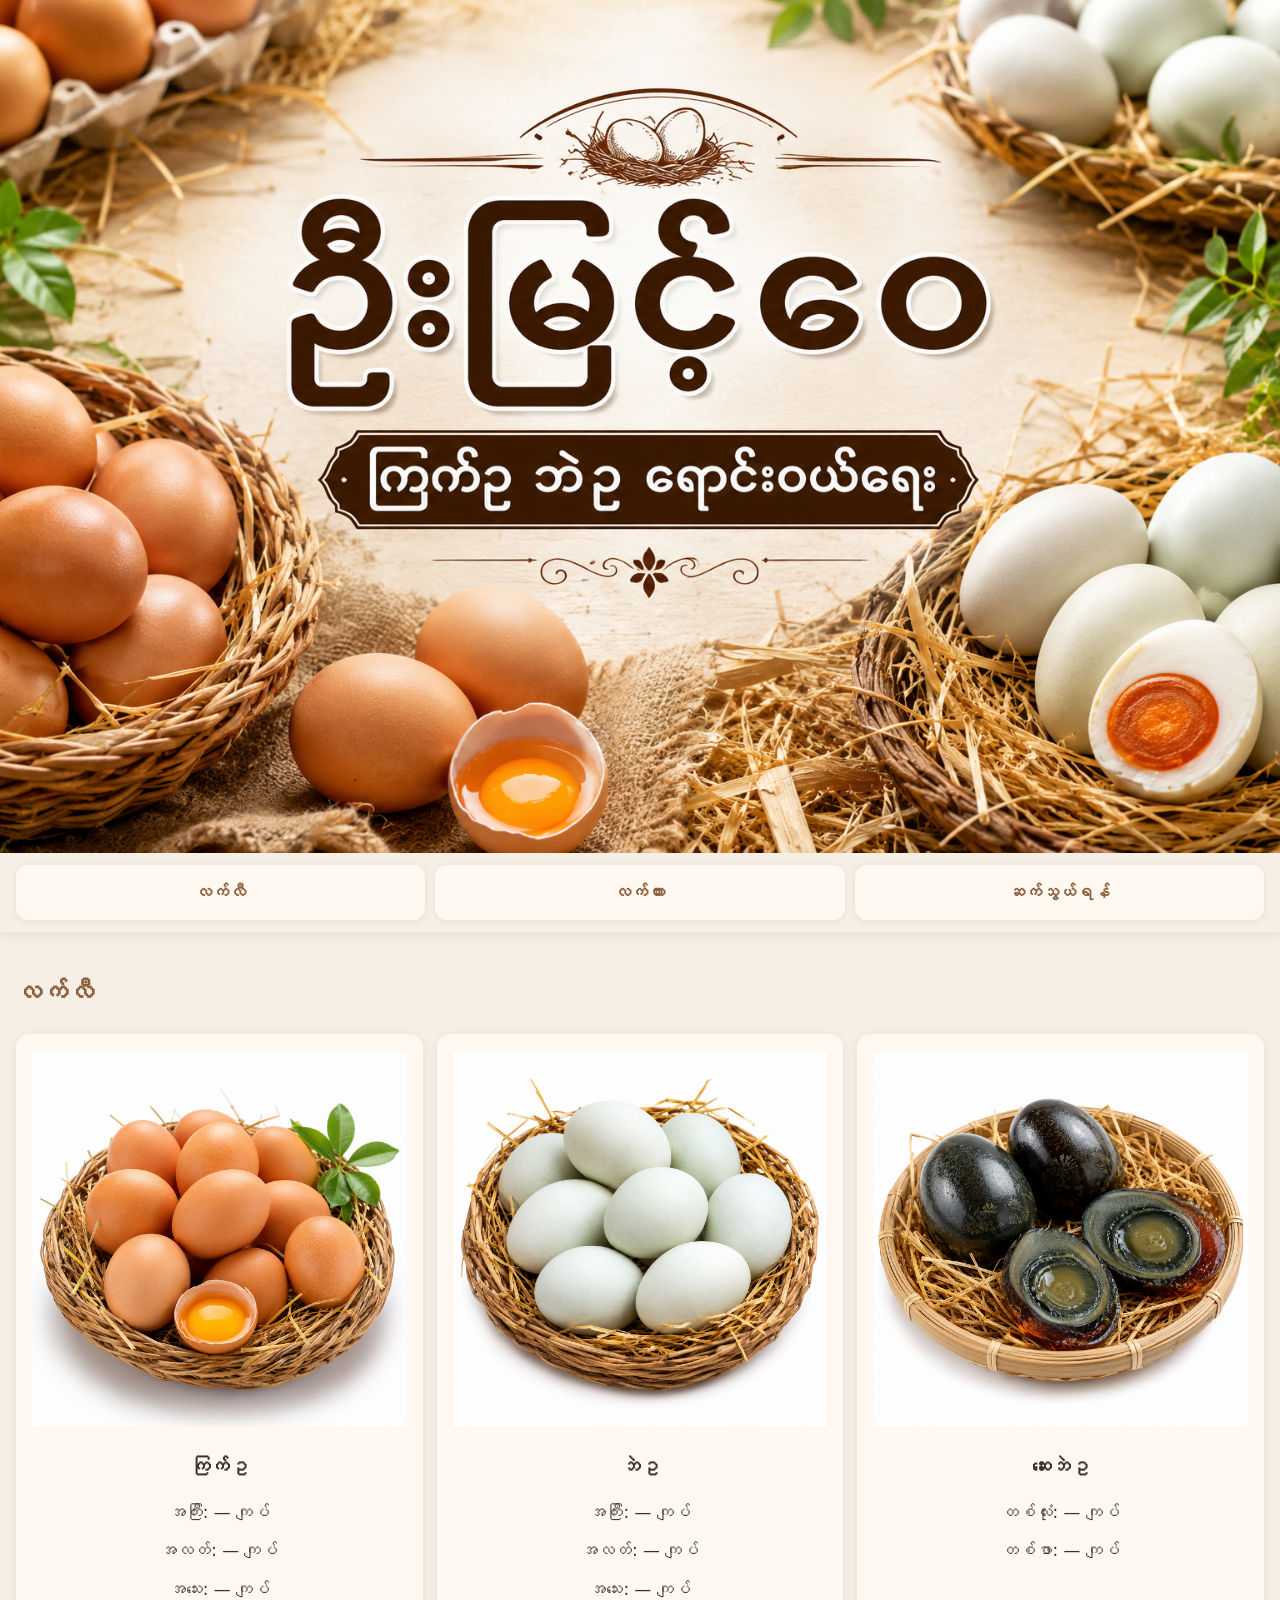
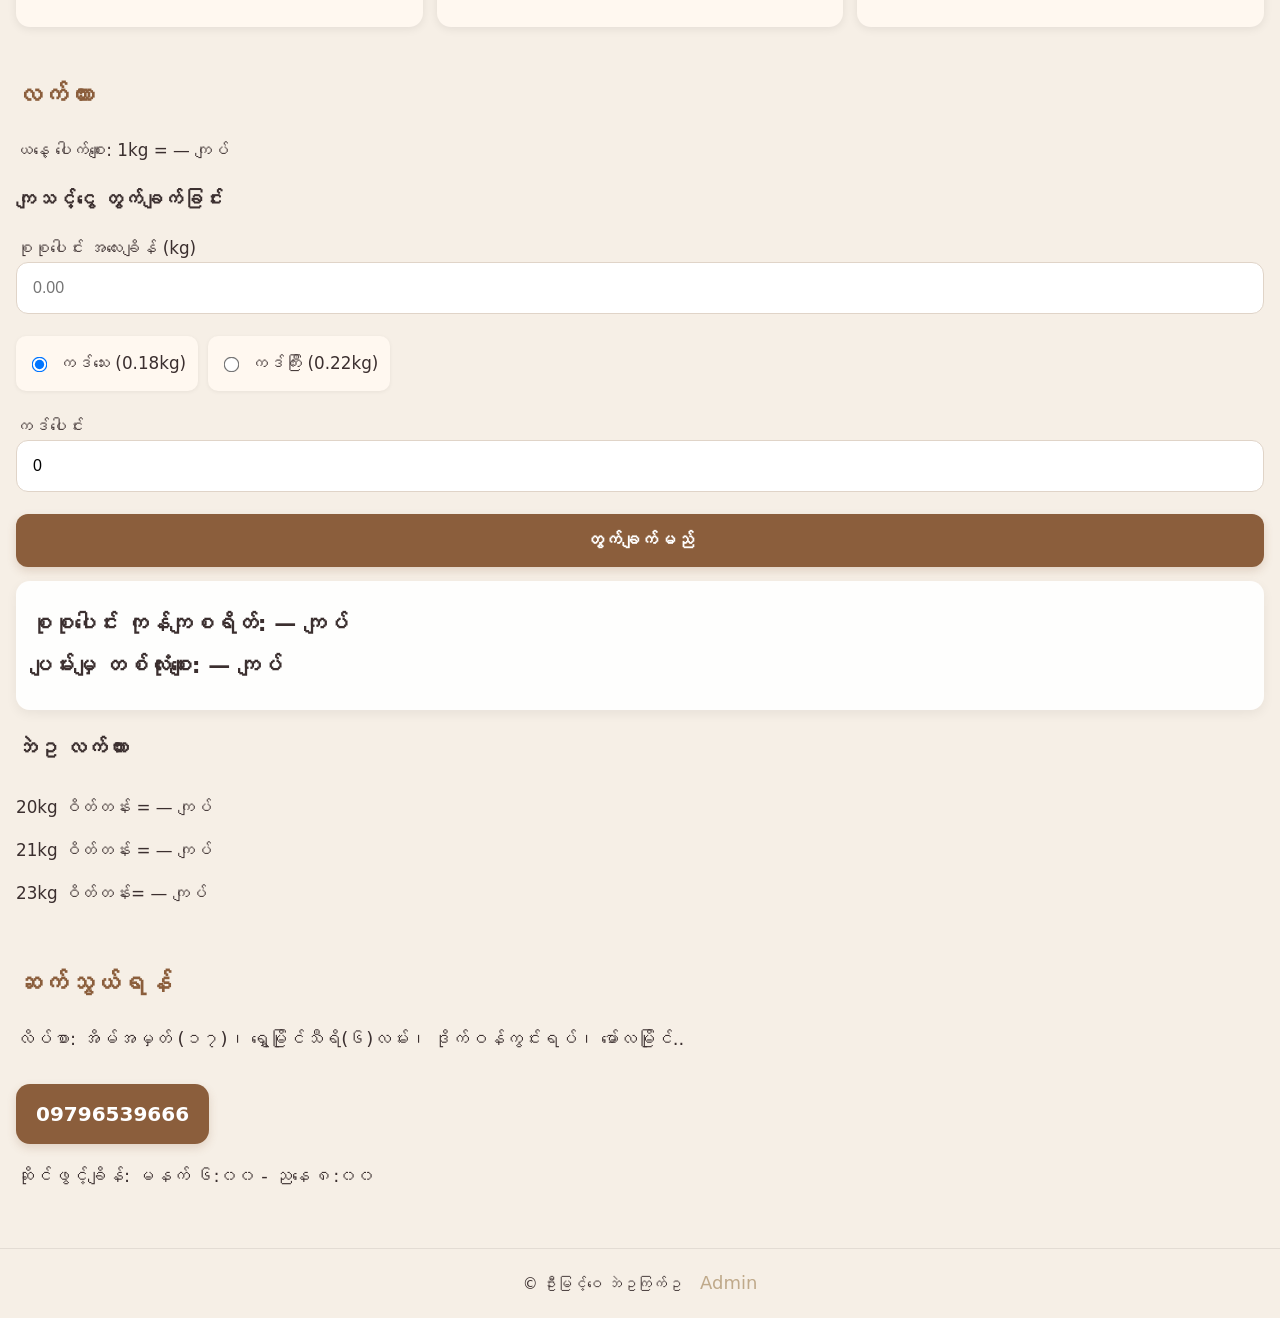
<file: index.html>
<!doctype html>
<html lang="my">
<head>
  <meta charset="utf-8">
  <meta name="viewport" content="width=device-width,initial-scale=1">
  <title>ဦးမြင့်ဝေ ဘဲဥကြက်ဥ</title>
  <link rel="stylesheet" href="styles.css">
</head>
<body>
  <header class="hero-section">
    <img src="logo.png" alt="logo" class="logo" onerror="this.style.display='none'">
  </header>

  <nav class="tabs">
    <a class="tab" href="#retail">လက်လီ</a>
    <a class="tab" href="#wholesale">လက်ကား</a>
    <a class="tab" href="#contact">ဆက်သွယ်ရန်</a>
  </nav>

  <main>
    <section id="retail" class="panel">
      <h2>လက်လီ</h2>
      <div class="products">
        <div class="card">
          <img src="chicken.png" alt="ကြက်ဥ" onerror="this.style.display='none'">
          <h3>ကြက်ဥ</h3>
          <ul class="prices" id="chicken-prices">
            <li>အကြီး: <span data-key="chicken_large">— ကျပ်</span></li>
            <li>အလတ်: <span data-key="chicken_medium">— ကျပ်</span></li>
            <li>အသေး: <span data-key="chicken_small">— ကျပ်</span></li>
          </ul>
        </div>

        <div class="card">
          <img src="duck.png" alt="ဘဲဥ" onerror="this.style.display='none'">
          <h3>ဘဲဥ</h3>
          <ul class="prices" id="duck-prices">
            <li>အကြီး: <span data-key="duck_large">— ကျပ်</span></li>
            <li>အလတ်: <span data-key="duck_medium">— ကျပ်</span></li>
            <li>အသေး: <span data-key="duck_small">— ကျပ်</span></li>
          </ul>
        </div>

        <div class="card">
          <img src="century.png" alt="ဆေးဘဲဥ" onerror="this.style.display='none'">
          <h3>ဆေးဘဲဥ</h3>
          <ul class="prices" id="century-prices">
            <li>တစ်လုံး: <span data-key="century_per_egg">— ကျပ်</span></li>
            <li>တစ်ဖာ: <span data-key="century_per_box">— ကျပ်</span></li>
          </ul>
        </div>
      </div>
    </section>

    <section id="wholesale" class="panel">
      <h2>လက်ကား</h2>
      <div class="market">
        <label>ယနေ့ ပေါက်စျေး: 1kg = <span id="market-price">— ကျပ်</span></label>
      </div>

      <div class="calculator">
        <h3>ကျသင့်ငွေ တွက်ချက်ခြင်း</h3>
        <label>စုစုပေါင်း အလေးချိန် (kg)
          <input type="number" step="0.01" id="calc-weight" placeholder="0.00">
        </label>

        <div class="card-size">
          <label><input type="radio" name="cardSize" value="0.18" checked> ကဒ်သေး (0.18kg)</label>
          <label><input type="radio" name="cardSize" value="0.22"> ကဒ်ကြီး (0.22kg)</label>
        </div>

        <label>ကဒ်ပေါင်း
          <input type="number" id="calc-cards" value="0" min="0">
        </label>

        <button id="calc-btn">တွက်ချက်မည်</button>

        <div class="calc-results">
          <p>စုစုပေါင်း ကုန်ကျစရိတ်: <span id="total-cost">— ကျပ်</span></p>
          <p>ပျမ်းမျှ တစ်လုံးစျေး: <span id="avg-per-egg">— ကျပ်</span></p>
        </div>
      </div>

      <div class="duck-wholesale">
        <h3>ဘဲဥ လက်ကား</h3>
        <ul>
          <li>20kg ဝိတ်တန်း = <span id="duck-20kg">— ကျပ်</span></li>
          <li>21kg ဝိတ်တန်း = <span id="duck-21kg">— ကျပ်</span></li>
          <li>23kg ဝိတ်တန်း= <span id="duck-23kg">— ကျပ်</span></li>
        </ul>
      </div>
    </section>

    <section id="contact" class="panel">
      <h2>ဆက်သွယ်ရန်</h2>
      <p>လိပ်စာ: အိမ်အမှတ် (၁၇)၊ ရွှေမြိုင်သီရိ(၆)လမ်း၊ ဒိုက်ဝန်ကွင်းရပ်၊ မော်လမြိုင်..</p>
      <a class="contact-phone" href="tel:09796539666">09796539666</a>
      <p>ဆိုင်ဖွင့်ချိန်: မနက် ၆:၀၀ - ညနေ ၈:၀၀</p>
    </section>
  </main>

  <footer>
    <small>© ဦးမြင့်ဝေ ဘဲဥကြက်ဥ</small>
    <a href="admin.html" class="admin-link">Admin</a>
  </footer>

  <script src="app.js"></script>
</body>
</html>
</file>
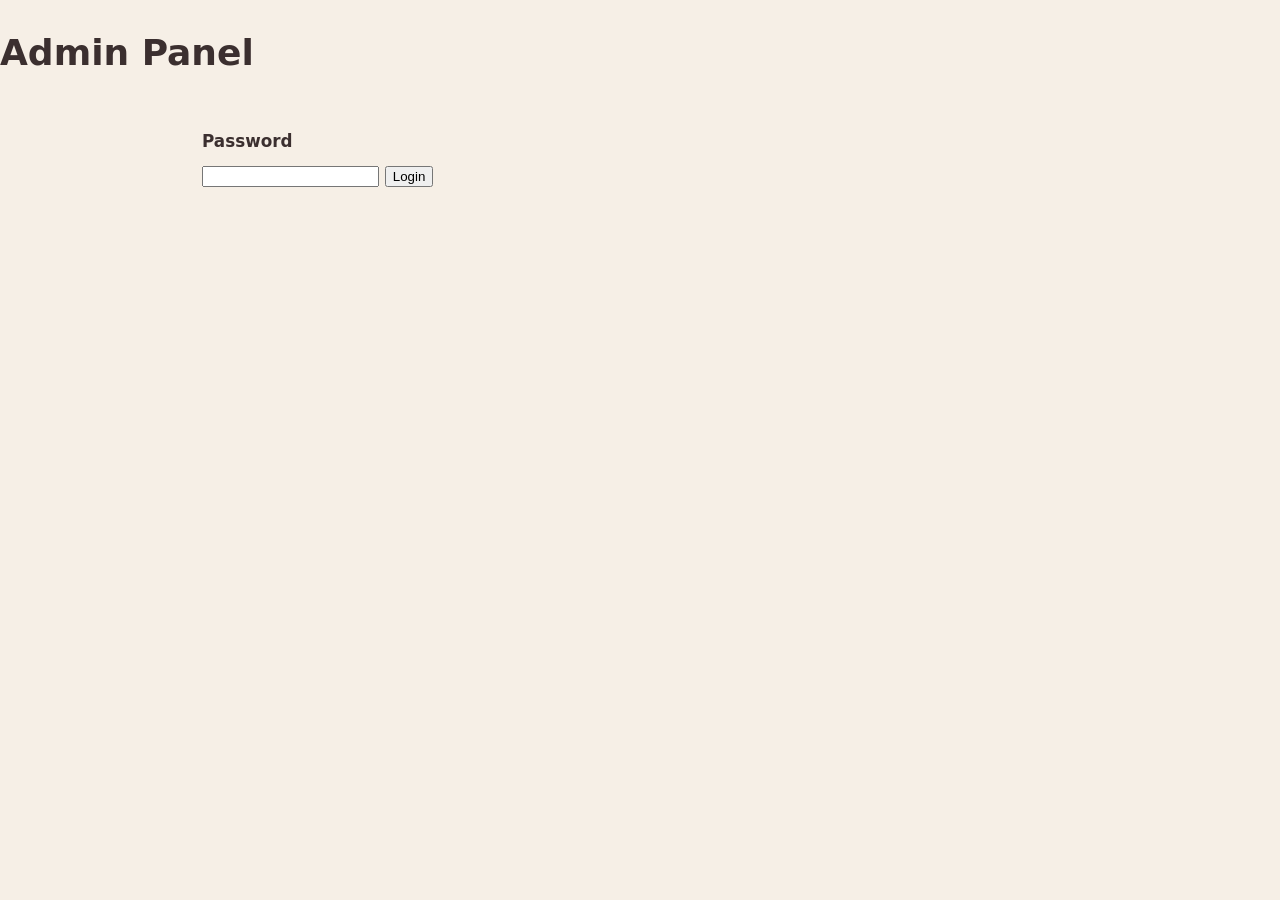
<file: admin.html>
<!doctype html>
<html lang="my">
<head>
  <meta charset="utf-8">
  <meta name="viewport" content="width=device-width,initial-scale=1">
  <title>Admin - ဦးမြင့်ဝေ ဘဲဥကြက်ဥ</title>
  <link rel="stylesheet" href="styles.css">
  <style>main{max-width:900px;margin:12px auto;padding:12px} .field{margin:8px 0} label{display:block;font-weight:600;margin-bottom:6px}</style>
</head>
<body>
  <header class="hero">
    <h1 class="bizname">Admin Panel</h1>
  </header>
  <main>
    <div id="login">
      <label>Password</label>
      <input type="password" id="admin-pass">
      <button id="login-btn">Login</button>
    </div>

    <div id="panel" style="display:none">
      <h2>လက်လီ စျေးနှုန်းများ</h2>
      <div class="field">
        <label>ကြက်ဥ - ကြီး</label>
        <input type="number" id="chicken_large">
      </div>
      <div class="field">
        <label>ကြက်ဥ - အလယ်</label>
        <input type="number" id="chicken_medium">
      </div>
      <div class="field">
        <label>ကြက်ဥ - သေး</label>
        <input type="number" id="chicken_small">
      </div>

      <h3>ဘဲဥ (လက်လီ)</h3>
      <div class="field"><label>ဘဲဥ - ကြီး</label><input type="number" id="duck_large"></div>
      <div class="field"><label>ဘဲဥ - အလယ်</label><input type="number" id="duck_medium"></div>
      <div class="field"><label>ဘဲဥ - သေး</label><input type="number" id="duck_small"></div>

      <h3>ဆေးဘဲဥ</h3>
      <div class="field"><label>တစ်လုံး</label><input type="number" id="century_per_egg"></div>
      <div class="field"><label>တစ်ဘူး</label><input type="number" id="century_per_box"></div>

      <h2>လက်ကား ပြဿနာများ</h2>
      <div class="field"><label>Market price (1kg)</label><input type="number" id="market_price_per_kg"></div>
      <h3>ဘဲဥ လက်ကား</h3>
      <div class="field"><label>20kg</label><input type="number" id="duck_20kg"></div>
      <div class="field"><label>21kg</label><input type="number" id="duck_21kg"></div>
      <div class="field"><label>23kg</label><input type="number" id="duck_23kg"></div>

      <div style="margin-top:12px">
        <button id="save-btn">Save</button>
        <button id="logout-btn">Logout</button>
        <div id="msg" style="display:inline-block;margin-left:12px"></div>
      </div>
    </div>
  </main>
  <script src="admin.js"></script>
</body>
</html>
</file>
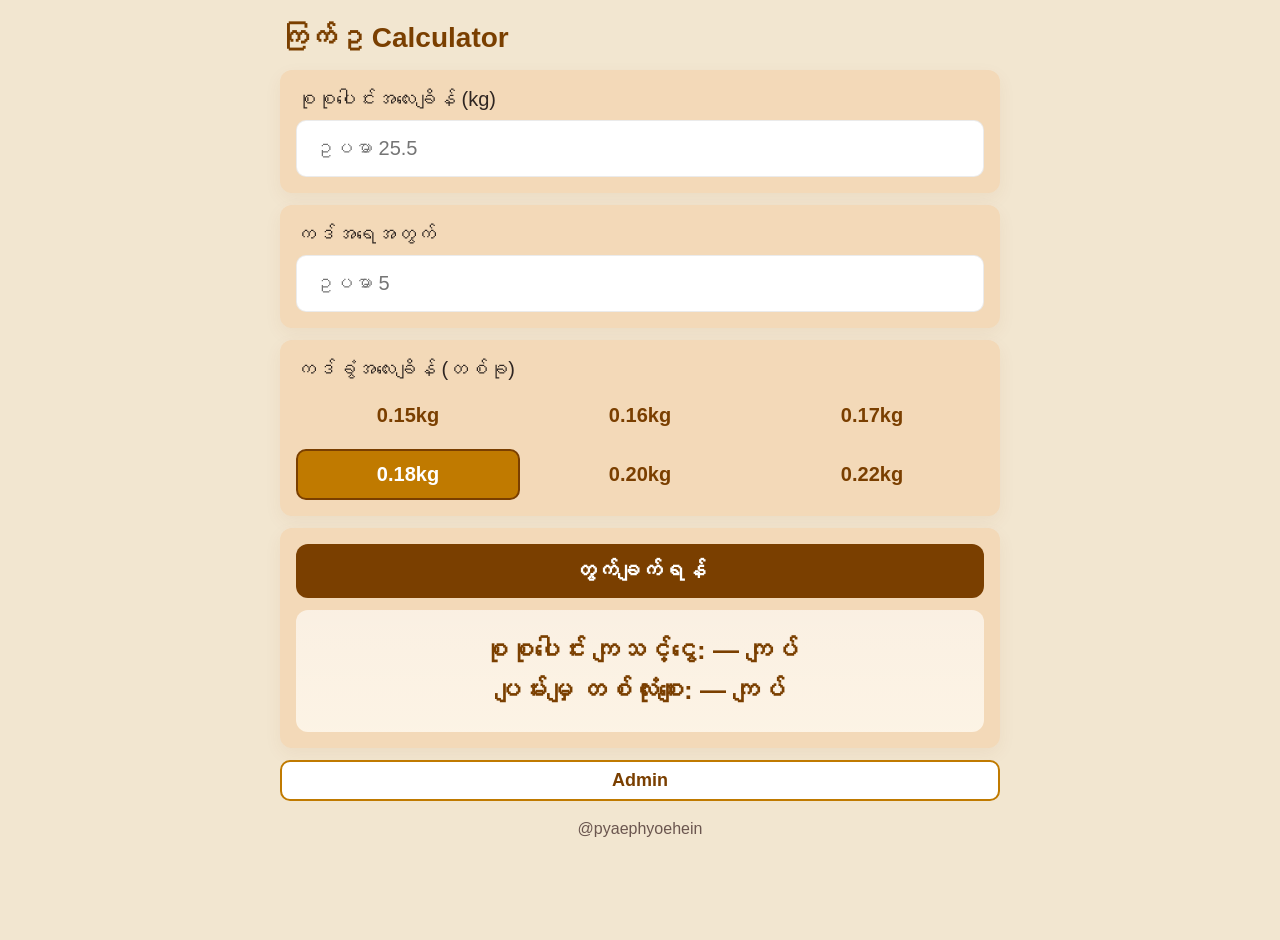
<file: chicken-calculator.html>
<!doctype html>
<html lang="my">
<head>
  <meta charset="utf-8">
  <meta name="viewport" content="width=device-width,initial-scale=1">
  <meta name="description" content="မိခင်အတွက် ကြက်ဥ စျေးနှုန်း တွက်ချက်ခြင်း">
  <meta name="theme-color" content="#7A3F00">
  <meta name="apple-mobile-web-app-capable" content="yes">
  <meta name="apple-mobile-web-app-status-bar-style" content="black-translucent">
  <meta name="apple-mobile-web-app-title" content="ကြက်ဥ">
  <link rel="manifest" href="manifest.json">
  <link rel="icon" type="image/svg+xml" href="data:image/svg+xml,<svg xmlns='http://www.w3.org/2000/svg' viewBox='0 0 192 192'><rect fill='%237A3F00' width='192' height='192'/><text x='96' y='110' font-size='120' text-anchor='middle' fill='%23F2E6D0'>🥚</text></svg>">
  <title>ကြက်ဥ Calculator</title>
  <style>
    :root{
      --bg:#F2E6D0; /* slightly darker cream for contrast */
      --card:#F3D9B8; /* warmer, slightly darker card */
      --accent:#C07A00; /* golden (darker) */
      --accent-dark:#7A3F00; /* richer brown */
      --text:#2f2622; /* darker text */
      --radius:12px;
    }
    html,body{height:100%;}
    body{
      margin:0;padding:20px;background:var(--bg);color:var(--text);font-family: -apple-system, BlinkMacSystemFont, "Segoe UI", Roboto, "Noto Sans Myanmar", "Myanmar3", sans-serif; -webkit-font-smoothing:antialiased;
      font-size:20px; /* minimum */
      line-height:1.3;
      -webkit-user-select:none; /* easier tapping */
    }
    .container{max-width:720px;margin:0 auto}
    header{display:flex;align-items:center;gap:12px;margin-bottom:14px}
    header h1{font-size:28px;margin:0;color:var(--accent-dark)}

    .card{background:var(--card);border-radius:var(--radius);padding:16px;margin-bottom:12px;box-shadow:0 6px 18px rgba(138,75,0,0.06)}
    label{display:block;margin-bottom:8px;font-size:20px}
    input[type=text], input[type=number], select{width:100%;padding:16px;border-radius:10px;border:1px solid rgba(0,0,0,0.08);font-size:20px;background:white;box-sizing:border-box}
    .options{display:flex;flex-wrap:wrap;gap:8px}
    .option-btn{flex:1 1 calc(33% - 8px);min-width:80px;padding:12px;border-radius:10px;text-align:center;background:transparent;border:2px solid transparent;font-size:20px;color:var(--accent-dark)}
    .option-btn.selected{background:var(--accent);color:white;border-color:var(--accent-dark)}

    button{display:inline-block;padding:14px 18px;border-radius:12px;background:var(--accent-dark);color:white;border:none;font-size:22px;font-weight:700;width:100%}

    .output{background:linear-gradient(180deg, rgba(255,255,255,0.6), rgba(255,250,240,0.8));padding:18px;border-radius:12px;text-align:center;margin-top:12px}
    .out-line{font-size:26px;font-weight:800;color:var(--accent-dark);margin:6px 0}
    .muted{font-size:16px;color:#6b564f}

    .admin-toggle{margin-top:8px;text-align:right}
    .admin-panel{margin-top:12px}
    .small-btn{background:#fff;border:2px solid var(--accent);color:var(--accent-dark);padding:8px 10px;border-radius:10px;font-weight:700;font-size:18px}

    footer{margin-top:18px;text-align:center;color:#6b564f;font-size:16px}

    @media (max-width:420px){
      body{padding:12px;font-size:20px}
      header h1{font-size:24px}
      .out-line{font-size:22px}
      button{font-size:20px}
    }
  </style>
</head>
<body>
  <div class="container">
    <header>
      <h1>ကြက်ဥ Calculator</h1>
    </header>

    <main>
      <section class="card">
        <label>စုစုပေါင်းအလေးချိန် (kg)</label>
        <input id="total-weight" type="text" inputmode="decimal" placeholder="ဥပမာ 25.5">
      </section>

      <section class="card">
        <label>ကဒ်အရေအတွက်</label>
        <input id="card-count" type="text" inputmode="decimal" placeholder="ဥပမာ 5">
      </section>

      <section class="card">
        <label>ကဒ်ခွံအလေးချိန် (တစ်ခု)</label>
        <div class="options" id="card-weight-options">
          <button class="option-btn" data-value="0.15">0.15kg</button>
          <button class="option-btn" data-value="0.16">0.16kg</button>
          <button class="option-btn" data-value="0.17">0.17kg</button>
          <button class="option-btn selected" data-value="0.18">0.18kg</button>
          <button class="option-btn" data-value="0.20">0.20kg</button>
          <button class="option-btn" data-value="0.22">0.22kg</button>
        </div>
      </section>

      <section class="card">
        <button id="calc-btn">တွက်ချက်ရန်</button>

        <div class="output" aria-live="polite">
          <div class="out-line">စုစုပေါင်း ကျသင့်ငွေ: <span id="total-cost">— ကျပ်</span></div>
          <div class="out-line">ပျမ်းမျှ တစ်လုံးစျေး: <span id="avg-per-egg">— ကျပ်</span></div>
        </div>
      </section>

      <div class="admin-toggle">
        <button id="show-admin" class="small-btn">Admin</button>
      </div>

      <section class="card admin-panel" id="admin-panel" style="display:none">
        <label>Admin (စကားဝှက်လိုအပ်ပါသည်)</label>
        <div style="display:flex;gap:8px;margin-bottom:10px">
          <input id="admin-password" type="password" placeholder="စကားဝှက်">
          <button id="admin-login" class="small-btn">ဝင်ရောက်ရန်</button>
        </div>

        <div id="admin-area" style="display:none">
          <label>၁ ကဒ်စျေး (၁-၃ ကဒ်)</label>
          <input id="price-one" type="number" step="1" min="0">
          <div class="muted">နောက်ဆုံးပြင်ဆင်သည့်အချိန်: <span id="price-one-time">—</span></div>

          <label style="margin-top:10px">၅ ကဒ်စျေး (၄-၈ ကဒ်)</label>
          <input id="price-five" type="number" step="1" min="0">
          <div class="muted">နောက်ဆုံးပြင်ဆင်သည့်အချိန်: <span id="price-five-time">—</span></div>

          <label style="margin-top:10px">၁၀ ကဒ်စျေး (၉ ကဒ်နဲ့အထက်)</label>
          <input id="price-ten" type="number" step="1" min="0">
          <div class="muted">နောက်ဆုံးပြင်ဆင်သည့်အချိန်: <span id="price-ten-time">—</span></div>

          <div style="display:flex;gap:8px;margin-top:12px">
            <button id="save-prices" class="small-btn">သိမ်းမည်</button>
            <button id="logout" class="small-btn" style="background:white;color:var(--accent);border-color:var(--accent)">ထွက်မည်</button>
          </div>
        </div>
      </section>

    </main>

    <footer>
      <div>@pyaephyoehein</div>
    </footer>
  </div>

  <script>
    (function(){
      // Keys
      const KEY_ONE = 'price_one_card';
      const KEY_FIVE = 'price_five_cards';
      const KEY_TEN = 'price_ten_cards';
      const KEY_TIME_ONE = 'price_one_time';
      const KEY_TIME_FIVE = 'price_five_time';
      const KEY_TIME_TEN = 'price_ten_time';

      // Elements
      const totalWeightEl = document.getElementById('total-weight');
      const cardCountEl = document.getElementById('card-count');
      const options = document.getElementById('card-weight-options');
      const calcBtn = document.getElementById('calc-btn');
      const totalCostEl = document.getElementById('total-cost');
      const avgPerEggEl = document.getElementById('avg-per-egg');

      const showAdminBtn = document.getElementById('show-admin');
      const adminPanel = document.getElementById('admin-panel');
      const adminLoginBtn = document.getElementById('admin-login');
      const adminPassword = document.getElementById('admin-password');
      const adminArea = document.getElementById('admin-area');
      const priceOne = document.getElementById('price-one');
      const priceFive = document.getElementById('price-five');
      const priceTen = document.getElementById('price-ten');
      const savePricesBtn = document.getElementById('save-prices');
      const logoutBtn = document.getElementById('logout');
      const priceOneTime = document.getElementById('price-one-time');
      const priceFiveTime = document.getElementById('price-five-time');
      const priceTenTime = document.getElementById('price-ten-time');

      // default prices
      const DEFAULT_ONE = 600; // per kg for 1-3 cards (example)
      const DEFAULT_FIVE = 580; // per kg for 4-8
      const DEFAULT_TEN = 560; // per kg for 9+

      // card weight selection
      let selectedCardWeight = 0.18;
      options.addEventListener('click', function(e){
        const btn = e.target.closest('.option-btn');
        if(!btn) return;
        Array.from(options.querySelectorAll('.option-btn')).forEach(b=>b.classList.remove('selected'));
        btn.classList.add('selected');
        selectedCardWeight = parseFloat(btn.dataset.value);
      });

      // load prices from localStorage
      function loadPrices(){
        const one = Number(localStorage.getItem(KEY_ONE) || DEFAULT_ONE);
        const five = Number(localStorage.getItem(KEY_FIVE) || DEFAULT_FIVE);
        const ten = Number(localStorage.getItem(KEY_TEN) || DEFAULT_TEN);
        priceOne.value = one;
        priceFive.value = five;
        priceTen.value = ten;

        priceOneTime.textContent = localStorage.getItem(KEY_TIME_ONE) || '—';
        priceFiveTime.textContent = localStorage.getItem(KEY_TIME_FIVE) || '—';
        priceTenTime.textContent = localStorage.getItem(KEY_TIME_TEN) || '—';

        return {one,five,ten};
      }

      // get kilo price based on card count
      function getKiloPrice(cards){
        const one = Number(localStorage.getItem(KEY_ONE) || DEFAULT_ONE);
        const five = Number(localStorage.getItem(KEY_FIVE) || DEFAULT_FIVE);
        const ten = Number(localStorage.getItem(KEY_TEN) || DEFAULT_TEN);
        if(cards >= 9) return ten;
        if(cards >= 4) return five;
        return one;
      }

      function formatCurrency(n){
        if(isNaN(n) || !isFinite(n)) return '— ကျပ်';
        // round to nearest kyat
        const v = Math.round(n);
        return v.toLocaleString('en-US') + ' ကျပ်';
      }

      calcBtn.addEventListener('click', function(){
        const totalWeight = parseFloat(totalWeightEl.value) || 0;
        const cards = parseInt(cardCountEl.value) || 0;
        const cardW = parseFloat(selectedCardWeight) || 0;

        if(cards <= 0){
          totalCostEl.textContent = 'ကဒ်အရေအတွက်ထည့်ပါ';
          avgPerEggEl.textContent = '—';
          return;
        }

        const kiloPrice = getKiloPrice(cards);
        // remaining weight after removing card shells
        let meatWeight = totalWeight - (cardW * cards);
        if(meatWeight < 0) meatWeight = 0;

        const totalCost = meatWeight * kiloPrice;
        const avg = (cards * 30) > 0 ? (totalCost / (cards * 30)) : 0;

        totalCostEl.textContent = formatCurrency(totalCost);
        avgPerEggEl.textContent = formatCurrency(avg);
      });

      // Admin
      showAdminBtn.addEventListener('click', ()=>{
        adminPanel.style.display = adminPanel.style.display === 'none' ? 'block' : 'none';
      });

      adminLoginBtn.addEventListener('click', function(){
        const pass = adminPassword.value || '';
        if(pass === '724'){
          adminArea.style.display = 'block';
          adminPassword.value = '';
          loadPrices();
        } else {
          alert('စကားဝှက် မမှန်ပါ');
        }
      });

      savePricesBtn.addEventListener('click', function(){
        const one = Number(priceOne.value) || DEFAULT_ONE;
        const five = Number(priceFive.value) || DEFAULT_FIVE;
        const ten = Number(priceTen.value) || DEFAULT_TEN;
        localStorage.setItem(KEY_ONE, one);
        localStorage.setItem(KEY_FIVE, five);
        localStorage.setItem(KEY_TEN, ten);
        const now = new Date().toLocaleString();
        localStorage.setItem(KEY_TIME_ONE, now);
        localStorage.setItem(KEY_TIME_FIVE, now);
        localStorage.setItem(KEY_TIME_TEN, now);
        priceOneTime.textContent = now;
        priceFiveTime.textContent = now;
        priceTenTime.textContent = now;
        alert('စျေးနှုန်းများ သိမ်းပြီးပါပြီ');
      });

      logoutBtn.addEventListener('click', function(){
        adminArea.style.display = 'none';
        adminPanel.style.display = 'none';
      });

      // initialize
      (function init(){
        // ensure selected button reflects initial weight
        selectedCardWeight = 0.18;
        loadPrices();
      })();

    })();
  </script>

  <script>
    // Register Service Worker for offline support
    if ('serviceWorker' in navigator) {
      window.addEventListener('load', () => {
        navigator.serviceWorker.register('sw.js')
          .then((registration) => {
            console.log('Service Worker registered successfully:', registration);
          })
          .catch((err) => {
            console.warn('Service Worker registration failed:', err);
          });
      });
    }
  </script>
</body>
</html>
</file>
<file: styles.css>
:root{
  --bg:#F6EFE6;
  --accent:#8B5E3C;
  --muted:#BFA98A;
  --card:#FFF8F0;
  --text:#3b2f2f;
  --font-size:18px;
  --button-height:54px;
  --section-gap:24px;
}
*{box-sizing:border-box}
html{scroll-behavior:smooth;overflow-x:hidden}
body{font-family:system-ui,-apple-system,'Noto Sans Myanmar',sans-serif;color:var(--text);margin:0;background:var(--bg);font-size:var(--font-size);line-height:1.6;}
.hero-section{background:linear-gradient(135deg,#F6EFE6,#D9B382);padding:0;text-align:center;min-height:320px;display:flex;align-items:center;justify-content:center;overflow:hidden}
.logo{width:100%;height:100%;display:block;object-fit:cover}
.tabs{position:sticky;top:0;display:flex;flex-wrap:wrap;gap:10px;padding:12px 16px;background:rgba(246,239,230,0.98);justify-content:center;box-shadow:0 2px 12px rgba(0,0,0,0.08);z-index:20;transition:opacity .25s ease,transform .25s ease}
.tab{flex:1 1 140px;min-width:120px;padding:14px 16px;border:0;background:var(--card);font-size:1.05rem;font-weight:700;color:var(--accent);text-align:center;text-decoration:none;border-radius:12px;box-shadow:0 1px 6px rgba(0,0,0,0.08);transition:transform .2s ease,background .2s ease}
.tab:hover,.tab:focus{transform:translateY(-1px);background:#f6f1e7}
.tabs.hidden{opacity:0;transform:translateY(-100%);pointer-events:none}
main{padding:16px}
.panel{display:block;padding:var(--section-gap) 0;scroll-margin-top:92px}
.panel h2{margin-top:0;color:var(--accent);font-size:1.6rem}
.products{display:grid;grid-template-columns:1fr;gap:14px}
.card{background:var(--card);padding:18px 16px;border-radius:14px;box-shadow:0 2px 10px rgba(0,0,0,0.08);text-align:center}
.card img{max-width:100%;height:auto;object-fit:contain}
.card h3{font-size:1.2rem;margin:16px 0 10px}
.prices{list-style:none;padding:0;margin:8px 0 0;font-size:1.05rem}
.prices li{padding:6px 0}
.calculator,label{display:block;margin:10px 0;font-size:1.05rem}
.calculator input[type=number]{width:100%;padding:16px;border-radius:12px;border:1px solid #e0d4c8;font-size:1rem}
.card-size{display:flex;flex-direction:column;gap:10px;margin:12px 0}
.card-size label{background:var(--card);padding:14px 12px;border-radius:10px;cursor:pointer;display:flex;align-items:center;gap:10px;box-shadow:0 1px 4px rgba(0,0,0,0.06)}
.card-size input{transform:scale(1.2)}
button, .tab{cursor:pointer}
#calc-btn{width:100%;padding:16px;border:none;border-radius:12px;background:var(--accent);color:#fff;font-size:1.1rem;font-weight:700;box-shadow:0 4px 10px rgba(139,94,60,0.2);margin-top:12px}
.calc-results{padding:16px 14px;border-radius:14px;background:rgba(255,255,255,0.92);box-shadow:0 4px 12px rgba(0,0,0,0.06);margin-top:14px}
.calc-results p{margin:12px 0;font-weight:800;font-size:22px;line-height:1.4;color:var(--text)}
.market,label{font-size:1.05rem}
.duck-wholesale ul{list-style:none;padding:0;margin:12px 0 0}
.duck-wholesale li{padding:8px 0;font-size:1.05rem}
.contact-phone{display:inline-block;margin-top:12px;padding:14px 20px;border-radius:14px;background:var(--accent);color:#fff;font-size:1.25rem;font-weight:700;text-decoration:none;box-shadow:0 4px 10px rgba(139,94,60,0.2)}
footer{padding:20px;text-align:center;background:transparent;border-top:1px solid rgba(0,0,0,0.08)}
.admin-link{margin-left:12px;color:var(--muted);text-decoration:none}

@media (min-width:720px){
  .products{grid-template-columns:repeat(3,minmax(220px,1fr))}
  .card-size{flex-direction:row}
}

@media (max-width:560px){
  .hero-section{padding:48px 16px 20px;min-height:260px}
  .tab{flex:1 1 100%;min-width:0}
  .logo{max-width:100%}
  .card img{height:auto}
}
</file>
